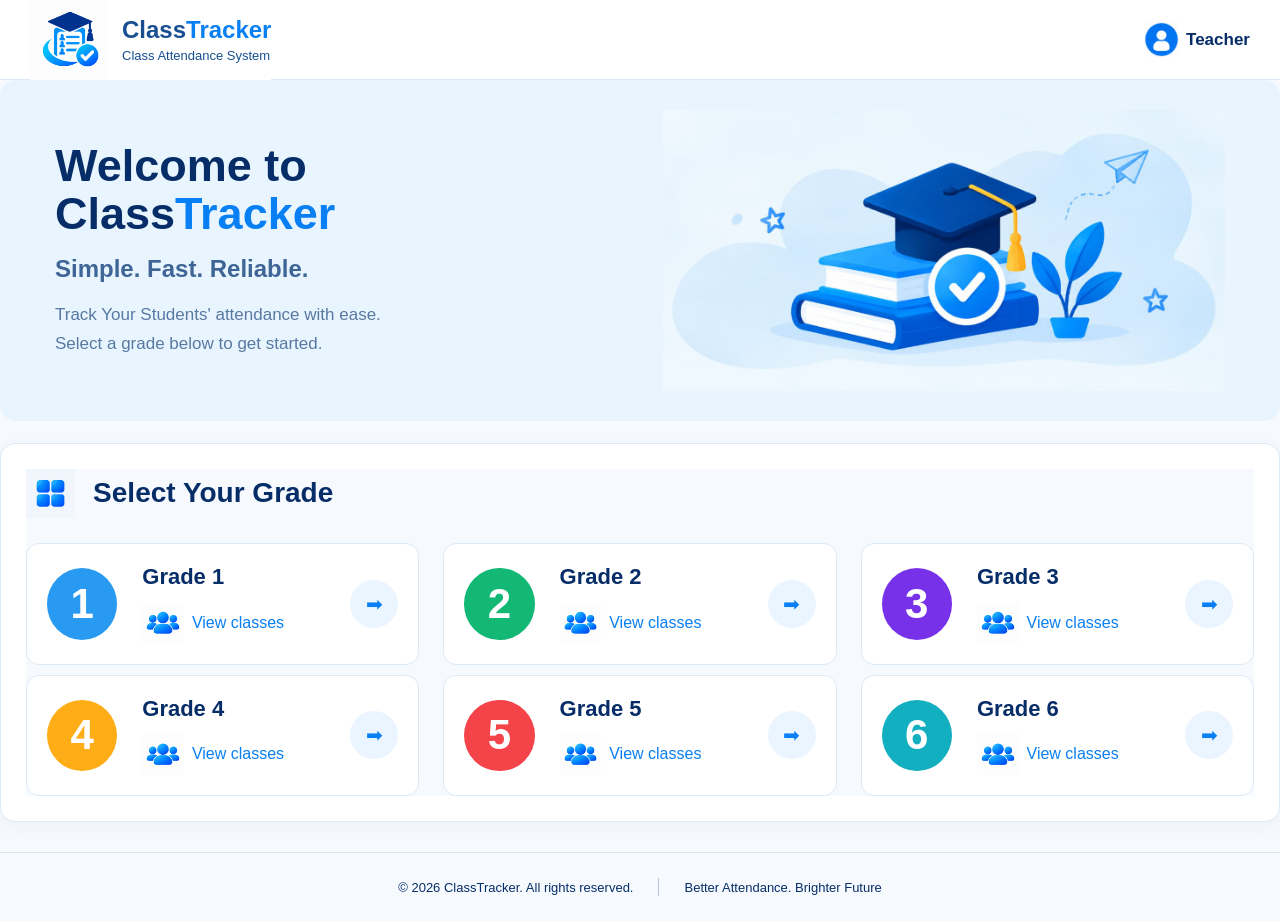
<file: index.html>
<!DOCTYPE html>
<html lang="en">
<head>
    <meta charset="UTF-8">
    <meta name="viewport" content="width=device-width, initial-scale=1.0">
    <title>Class Tracker</title>
    <link rel="icon" href="./images/logo 2.png">
    <link rel="stylesheet" href="style.css">
</head>

<body>
    <header class="navbar">
        <div class="logo">
            <img src="./images/logo 2.png" alt="">
            <div style="background-color: white;">
                <h2 style="background-color: white;">Class<span style="background-color: white;">Tracker</span></h2>
                <p style="background-color: white;">Class Attendance System</p>
            </div>
        </div>
        <div class="teacher">
            <img src="./images/account ic.png" alt="">
            <span>Teacher</span>
        </div>
    </header>
    <section class="hero">
        <div class="hero-text">
            <h1>Welcome to <br><span class="class-text">Class</span><span class="tracker-text">Tracker</span></h1>
            <h3>
                Simple. Fast. Reliable.
            </h3>
            <p>
                Track Your Students' attendance with ease. <br>Select a grade below to get started.
            </p>
        </div>
        <div class="hero-image">
            <img src="./images/hero-image.jpeg" alt="">
        </div>
    </section>
    <div class="grades-selection">
        <div class="section-title">
            <img src="/images/select.png" alt="">
            <h2>Select Your Grade</h2>
        </div>
        <div class="grades-grid">
            <!-- Grade 1 -->
            <div class="grade-card">
                <div class="grade-number-1">
                    1
                </div>
                <div class="grade-info">
                    <h3>Grade 1</h3>
                    <p>
                        <img src="/images/ppl.png" alt="">
                        View classes
                    </p>
                </div>
                <button onclick="goToGrade1()">➡</button>
            </div>
            <div class="grade-card">
                <div class="grade-number-1" style="background-color: #13b875;">
                    2
                </div>
                <div class="grade-info">
                    <h3>Grade 2</h3>
                    <p>
                        <img src="/images/ppl.png" alt="">
                        View classes
                    </p>
                </div>
                <button onclick="goToGrade2()">➡</button>
            </div>
            <div class="grade-card">
                <div class="grade-number-1"style="background-color: #7732e9;">
                    3
                </div>
                <div class="grade-info">
                    <h3>Grade 3</h3>
                    <p>
                        <img src="/images/ppl.png" alt="">
                        View classes
                    </p>
                </div>
                <button onclick="goToGrade3()">➡</button>
            </div>
            <div class="grade-card">
                <div class="grade-number-1"style="background-color: #ffad16;">
                    4
                </div>
                <div class="grade-info">
                    <h3>Grade 4</h3>
                    <p>
                        <img src="/images/ppl.png" alt="">
                        View classes
                    </p>
                </div>
                <button onclick="goToGrade4()">➡</button>
            </div>
            <div class="grade-card">
                <div class="grade-number-1" style="background-color: #f44349;">
                    5
                </div>
                <div class="grade-info">
                    <h3>Grade 5</h3>
                    <p>
                        <img src="/images/ppl.png" alt="">
                        View classes
                    </p>
                </div>
                <button onclick="goToGrade5()">➡</button>
            </div>
            <div class="grade-card">
                <div class="grade-number-1" style="background-color: #12afc1;">
                    6
                </div>
                <div class="grade-info">
                    <h3>Grade 6</h3>
                    <p>
                        <img src="/images/ppl.png" alt="">
                        View classes
                    </p>
                </div>
                <button onclick="goToGrade6()">➡</button>
            </div>
        </div>
    </div>
    <footer>
        <p>© 2026 ClassTracker. All rights reserved.</p>
        <span></span>
        <p>Better Attendance. Brighter Future</p>
    </footer>





    <script>
        function goToGrade1(){
            window.location.href ="grade1.html"
        }
        function goToGrade2(){
            window.location.href ="grade2.html"
        }
        function goToGrade3(){
            window.location.href ="grade3.html"
        }
        function goToGrade4(){
            window.location.href ="grade4.html"
        }
        function goToGrade5(){
            window.location.href ="grade5.html"
        }
        function goToGrade6(){
            window.location.href ="grade6.html"
        }
    </script>
</body>

</html>
</file>
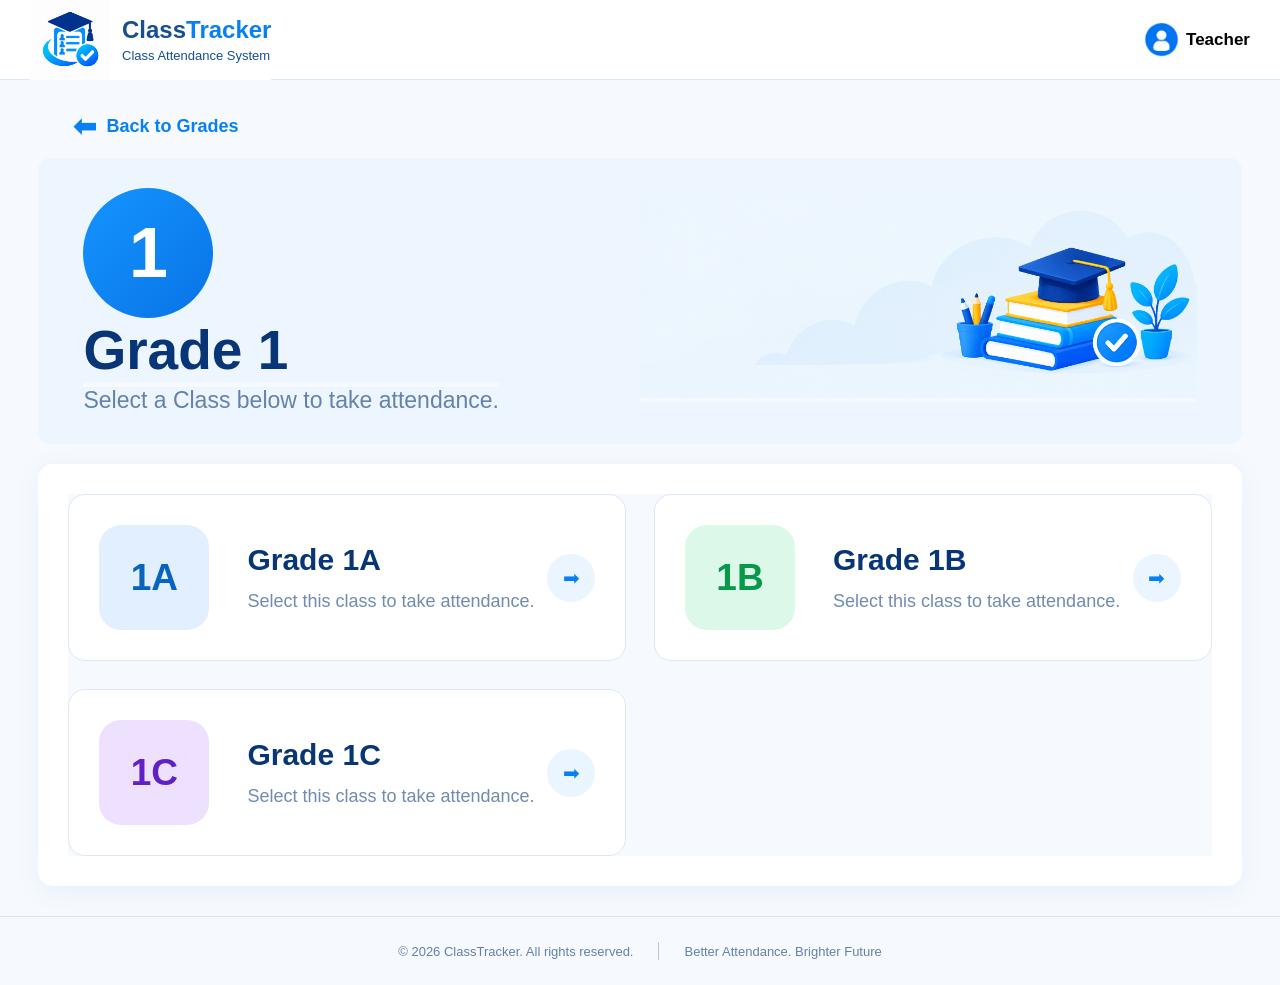
<file: grade1.html>
<!DOCTYPE html>
<html lang="en">
<head>
    <meta charset="UTF-8">
    <meta name="viewport" content="width=device-width, initial-scale=1.0">
    <title>Class Tracker</title>
    <link rel="icon" href="./images/logo 2.png">
    <link rel="stylesheet" href="grade1.css">
</head>
<body>
    <nav class="navbar">
        <div class="logo">
            <img src="./images/logo 2.png" alt="">
            <div style="background-color: white;">
                <h2 style="background-color: white;">Class<span style="background-color: white;">Tracker</span></h2>
                <p style="background-color: white;">Class Attendance System</p>
            </div>
        </div>
        <div class="teacher">
            <img src="./images/account ic.png" alt="">
            <span>Teacher</span>
        </div>
    </nav>
    <main>
        <a href="index.html" class="back">
            <span class="back-arrow">⬅</span>
            Back to Grades
        </a>
        <section class="hero">
            <div class="hero-content">
                <div class="grade-number">
                    1
                </div>
                <div class="hero-text">
                    <h1>Grade 1</h1>
                    <p>Select a Class below to take attendance.</p>
                </div>
            </div>
            <div class="hero-image">
                <img src="./images/hero-image2.png" alt="">
            </div>
        </section>
        <section class="classes-container">
            <div class="classes">
                <div class="class-card">
                    <div class="class-box-a">
                        1A
                    </div>
                    <div class="class-info">
                        <h2>Grade 1A</h2>
                        <p>Select this class to take attendance.</p>
                    </div>
                    <button onclick="goToGrade1A()">
                        ➡
                    </button>
                </div>
                <div class="class-card">
                    <div class="class-box-b">
                        1B
                    </div>
                    <div class="class-info">
                        <h2>Grade 1B</h2>
                        <p>Select this class to take attendance.</p>
                    </div>
                    <button onclick="goToGrade1B()">
                        ➡
                    </button>
                </div>
                <div class="class-card">
                    <div class="class-box-c">
                        1C
                    </div>
                    <div class="class-info">
                        <h2>Grade 1C</h2>
                        <p>Select this class to take attendance.</p>
                    </div>
                    <button onclick="goToGrade1C()">
                        ➡
                    </button>
                </div>
            </div>
        </section>
    </main>
    <footer>
        <p>© 2026 ClassTracker. All rights reserved.</p>
        <span></span>
        <p>Better Attendance. Brighter Future</p>
    </footer>


    <script>
        function goToGrade1A(){
            window.location.href ="grade1A.html"
        }
        function goToGrade1B(){
            window.location.href ="grade1B.html"
        }
        function goToGrade1C(){
            window.location.href ="grade1C.html"
        }
    </script>
</body>
</html>
</file>
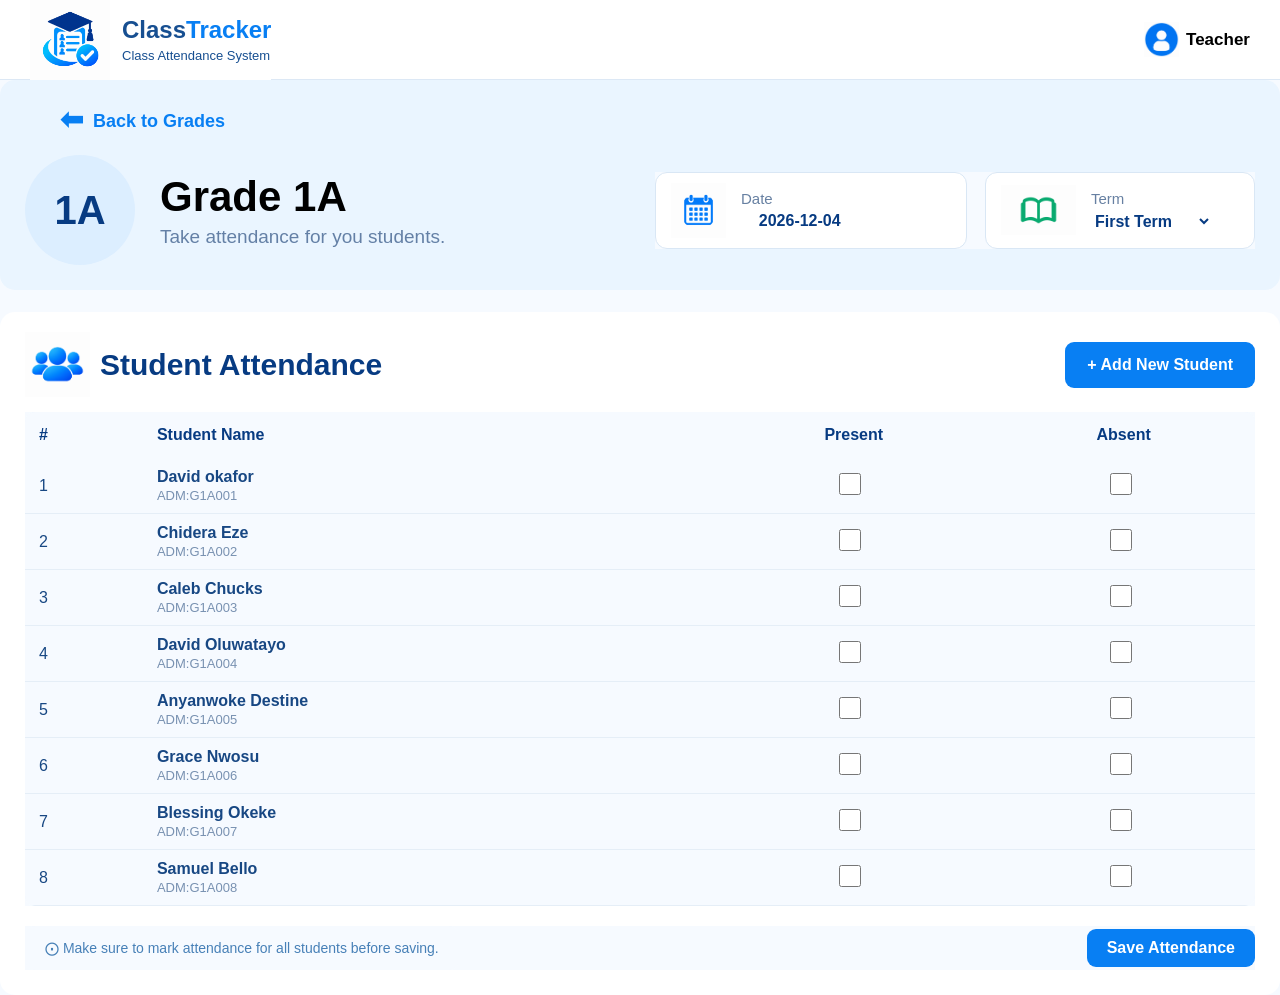
<file: grade1A.html>
<!DOCTYPE html>
<html lang="en">
<head>
    <meta charset="UTF-8">
    <meta name="viewport" content="width=device-width, initial-scale=1.0">
    <title>ClassTracker</title>
    <link rel="icon" href="./images/logo 2.png">
    <link rel="stylesheet" href="grade1A.css">
</head>
<body>
    <nav class="navbar">
        <div class="logo">
            <img src="./images/logo 2.png" alt="">
            <div style="background-color: white;">
                <h2 style="background-color: white;">Class<span style="background-color: white;">Tracker</span></h2>
                <p style="background-color: white;">Class Attendance System</p>
            </div>
        </div>
        <div class="teacher">
            <img src="./images/account ic.png" alt="">
            <span>Teacher</span>
        </div>
    </nav>
    <main class="container">
        <section class="attendance-hero">
            <a href="grade1.html" class="back">
                <span class="back-arrow">⬅</span>
                Back to Grades
            </a>
            <div class="hero-content">
                <div class="class-circle">
                    1A
                </div>
                <div class="hero-text">
                    <h1>Grade 1A</h1>
                    <p>Take attendance for you students.</p>
                </div>
                <div class="filters">
                    <div class="filter-box">
                        <img src="./images/calender-icon.png" alt="">
                        <div style="background-color: white;">
                            <small>Date</small>
                            <input type="" id="attendanceDate">
                        </div>
                    </div>
                    <div class="filter-box term-box">
                        <img style="width: 75px;" src="./images/book icon.png" alt="">
                        <div style="background-color: white;">
                            <small>Term</small>
                            <select id="term">
                                <option>First Term</option>
                                <option>Second Term</option>
                                <option>Third Term</option>
                            </select>
                        </div>
                    </div>
                </div>
            </div>
        </section>
        <section class="attendance-section">
            <div class="attendance-header">
                <div style="display: flex; align-items: center; background-color: transparent;">
                    <img src="./images/ppl.png" alt="">
                    <h2>Student Attendance</h2>
                </div>
                <button class="add-student" id="addStudentBtn">+ Add New Student</button>
            </div>
            <div class="table container">
                <table>
                    <thead>
                        <tr>
                            <th>#</th>
                            <th>Student Name</th>
                            <th>Present</th>
                            <th>Absent</th>
                        </tr>
                    </thead>
                    <tbody id="studentList">

                    </tbody>
                </table>
            </div>
            <div class="bottom-section">
                <div class="information">
                    ⨀ Make sure to mark attendance for all students before saving.
                </div>
                <button class="save-btn" id="saveAttendance">Save Attendance</button>
            </div>
        </section>
    </main>
    <div class="modal" id="studentModal">
        <div class="modal-context">
            <button class="close-btn" id="closeModal">
                x
            </button>
            <h2>Add New Student</h2>
            <p>Add the Student's information below.</p>
            <label>Student Name</label>
            <input type="text" id="studentName" placeholder="Enter student name">

            <label>Admission Number</label>
            <input type="text" id="admissionNumber" placeholder="e.g .G1A009">
            <button class="modal-add" id="confirmAddStudent">Add Student</button>
        </div>
    </div> 

    <script src="script.js"></script>
</body>
</html>
</file>
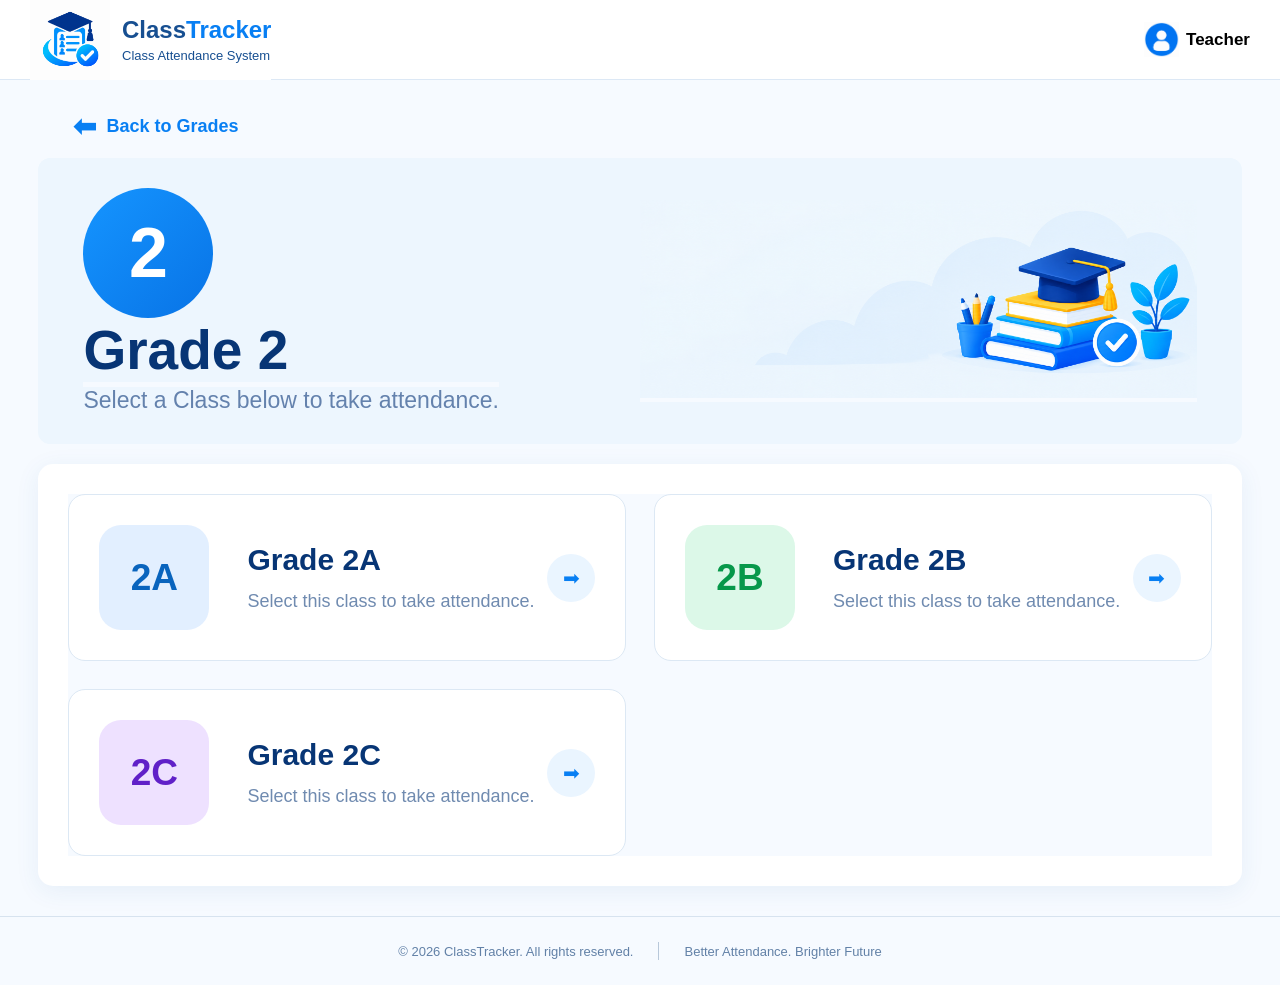
<file: grade2.html>
<!DOCTYPE html>
<html lang="en">
<head>
    <meta charset="UTF-8">
    <meta name="viewport" content="width=device-width, initial-scale=1.0">
    <title>Class Tracker</title>
    <link rel="icon" href="./images/logo 2.png">
    <link rel="stylesheet" href="grade2.css">
</head>
<body>
    <nav class="navbar">
        <div class="logo">
            <img src="./images/logo 2.png" alt="">
            <div style="background-color: white;">
                <h2 style="background-color: white;">Class<span style="background-color: white;">Tracker</span></h2>
                <p style="background-color: white;">Class Attendance System</p>
            </div>
        </div>
        <div class="teacher">
            <img src="./images/account ic.png" alt="">
            <span>Teacher</span>
        </div>
    </nav>
    <main>
        <a href="index.html" class="back">
            <span class="back-arrow">⬅</span>
            Back to Grades
        </a>
        <section class="hero">
            <div class="hero-content">
                <div class="grade-number">
                    2
                </div>
                <div class="hero-text">
                    <h1>Grade 2</h1>
                    <p>Select a Class below to take attendance.</p>
                </div>
            </div>
            <div class="hero-image">
                <img src="./images/hero-image2.png" alt="">
            </div>
        </section>
        <section class="classes-container">
            <div class="classes">
                <div class="class-card">
                    <div class="class-box-a">
                        2A
                    </div>
                    <div class="class-info">
                        <h2>Grade 2A</h2>
                        <p>Select this class to take attendance.</p>
                    </div>
                    <button>
                        ➡
                    </button>
                </div>
                <div class="class-card">
                    <div class="class-box-b">
                        2B
                    </div>
                    <div class="class-info">
                        <h2>Grade 2B</h2>
                        <p>Select this class to take attendance.</p>
                    </div>
                    <button>
                        ➡
                    </button>
                </div>
                <div class="class-card">
                    <div class="class-box-c">
                        2C
                    </div>
                    <div class="class-info">
                        <h2>Grade 2C</h2>
                        <p>Select this class to take attendance.</p>
                    </div>
                    <button>
                        ➡
                    </button>
                </div>
            </div>
        </section>
    </main>
    <footer>
        <p>© 2026 ClassTracker. All rights reserved.</p>
        <span></span>
        <p>Better Attendance. Brighter Future</p>
    </footer>
</body>
</html>
</file>
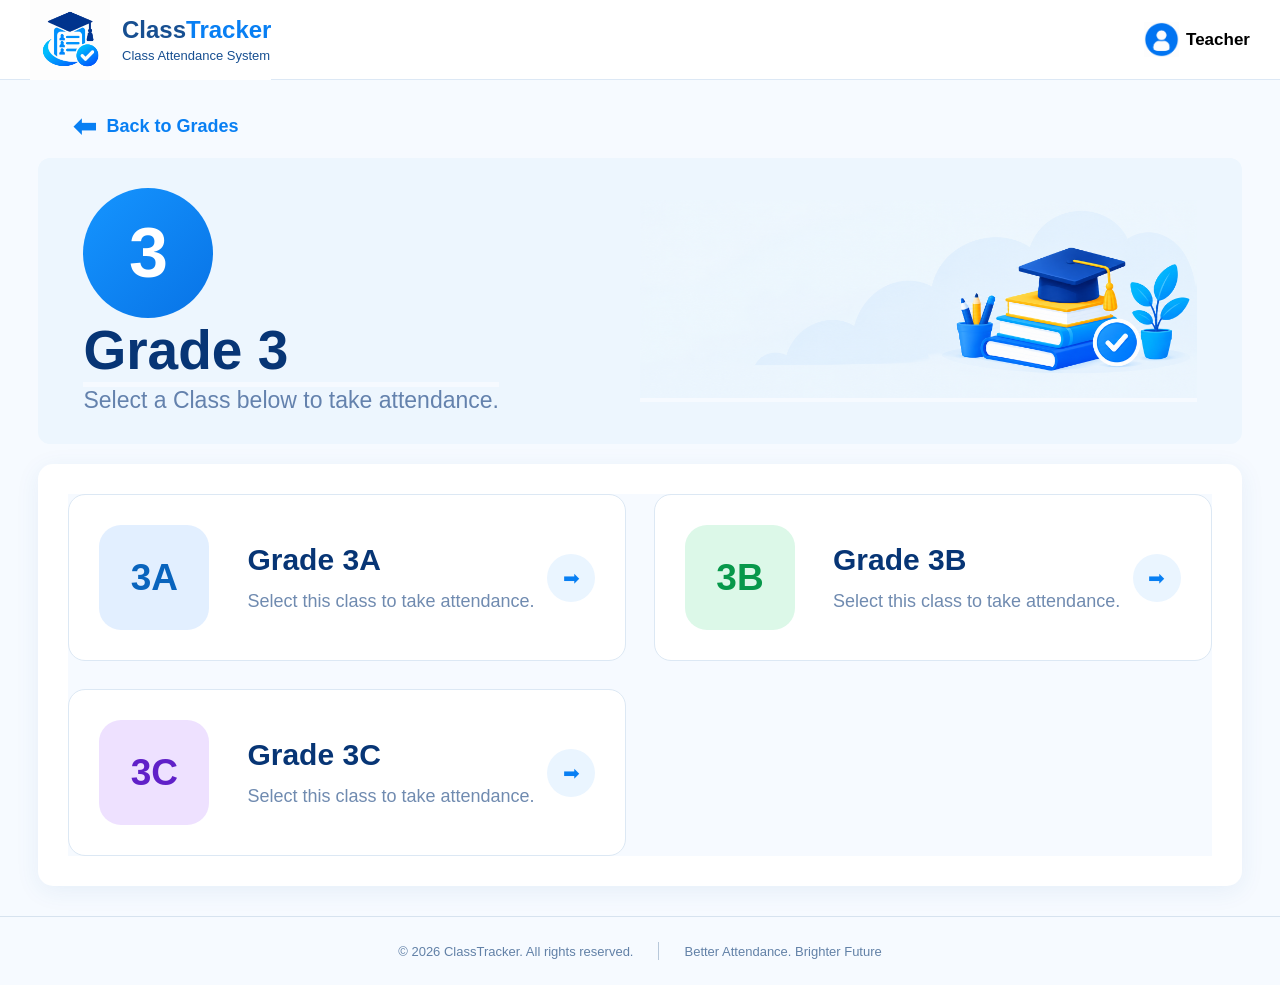
<file: grade3.html>
<!DOCTYPE html>
<html lang="en">
<head>
    <meta charset="UTF-8">
    <meta name="viewport" content="width=device-width, initial-scale=1.0">
    <title>Class Tracker</title>
    <link rel="icon" href="./images/logo 2.png">
    <link rel="stylesheet" href="grade3.css">
</head>
<body>
    <nav class="navbar">
        <div class="logo">
            <img src="./images/logo 2.png" alt="">
            <div style="background-color: white;">
                <h2 style="background-color: white;">Class<span style="background-color: white;">Tracker</span></h2>
                <p style="background-color: white;">Class Attendance System</p>
            </div>
        </div>
        <div class="teacher">
            <img src="./images/account ic.png" alt="">
            <span>Teacher</span>
        </div>
    </nav>
    <main>
        <a href="index.html" class="back">
            <span class="back-arrow">⬅</span>
            Back to Grades
        </a>
        <section class="hero">
            <div class="hero-content">
                <div class="grade-number">
                    3
                </div>
                <div class="hero-text">
                    <h1>Grade 3</h1>
                    <p>Select a Class below to take attendance.</p>
                </div>
            </div>
            <div class="hero-image">
                <img src="./images/hero-image2.png" alt="">
            </div>
        </section>
        <section class="classes-container">
            <div class="classes">
                <div class="class-card">
                    <div class="class-box-a">
                        3A
                    </div>
                    <div class="class-info">
                        <h2>Grade 3A</h2>
                        <p>Select this class to take attendance.</p>
                    </div>
                    <button>
                        ➡
                    </button>
                </div>
                <div class="class-card">
                    <div class="class-box-b">
                        3B
                    </div>
                    <div class="class-info">
                        <h2>Grade 3B</h2>
                        <p>Select this class to take attendance.</p>
                    </div>
                    <button>
                        ➡
                    </button>
                </div>
                <div class="class-card">
                    <div class="class-box-c">
                        3C
                    </div>
                    <div class="class-info">
                        <h2>Grade 3C</h2>
                        <p>Select this class to take attendance.</p>
                    </div>
                    <button>
                        ➡
                    </button>
                </div>
            </div>
        </section>
    </main>
    <footer>
        <p>© 2026 ClassTracker. All rights reserved.</p>
        <span></span>
        <p>Better Attendance. Brighter Future</p>
    </footer>
</body>
</html>
</file>
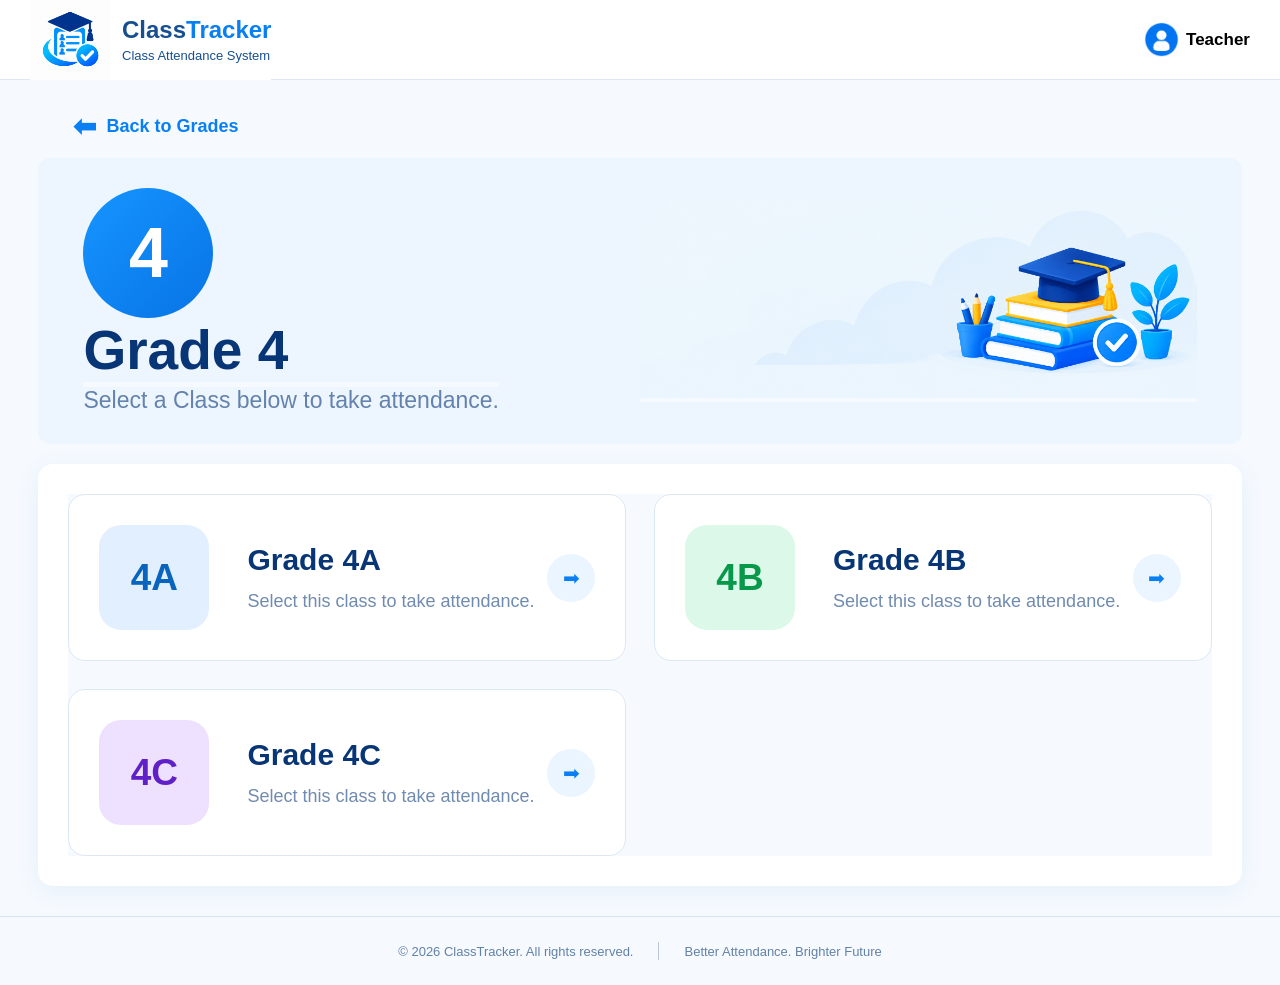
<file: grade4.html>
<!DOCTYPE html>
<html lang="en">
<head>
    <meta charset="UTF-8">
    <meta name="viewport" content="width=device-width, initial-scale=1.0">
    <title>Class Tracker</title>
    <link rel="icon" href="./images/logo 2.png">
    <link rel="stylesheet" href="grade3.css">
</head>
<body>
    <nav class="navbar">
        <div class="logo">
            <img src="./images/logo 2.png" alt="">
            <div style="background-color: white;">
                <h2 style="background-color: white;">Class<span style="background-color: white;">Tracker</span></h2>
                <p style="background-color: white;">Class Attendance System</p>
            </div>
        </div>
        <div class="teacher">
            <img src="./images/account ic.png" alt="">
            <span>Teacher</span>
        </div>
    </nav>
    <main>
        <a href="index.html" class="back">
            <span class="back-arrow">⬅</span>
            Back to Grades
        </a>
        <section class="hero">
            <div class="hero-content">
                <div class="grade-number">
                    4
                </div>
                <div class="hero-text">
                    <h1>Grade 4</h1>
                    <p>Select a Class below to take attendance.</p>
                </div>
            </div>
            <div class="hero-image">
                <img src="./images/hero-image2.png" alt="">
            </div>
        </section>
        <section class="classes-container">
            <div class="classes">
                <div class="class-card">
                    <div class="class-box-a">
                        4A
                    </div>
                    <div class="class-info">
                        <h2>Grade 4A</h2>
                        <p>Select this class to take attendance.</p>
                    </div>
                    <button>
                        ➡
                    </button>
                </div>
                <div class="class-card">
                    <div class="class-box-b">
                        4B
                    </div>
                    <div class="class-info">
                        <h2>Grade 4B</h2>
                        <p>Select this class to take attendance.</p>
                    </div>
                    <button>
                        ➡
                    </button>
                </div>
                <div class="class-card">
                    <div class="class-box-c">
                        4C
                    </div>
                    <div class="class-info">
                        <h2>Grade 4C</h2>
                        <p>Select this class to take attendance.</p>
                    </div>
                    <button>
                        ➡
                    </button>
                </div>
            </div>
        </section>
    </main>
    <footer>
        <p>© 2026 ClassTracker. All rights reserved.</p>
        <span></span>
        <p>Better Attendance. Brighter Future</p>
    </footer>
</body>
</html>
</file>
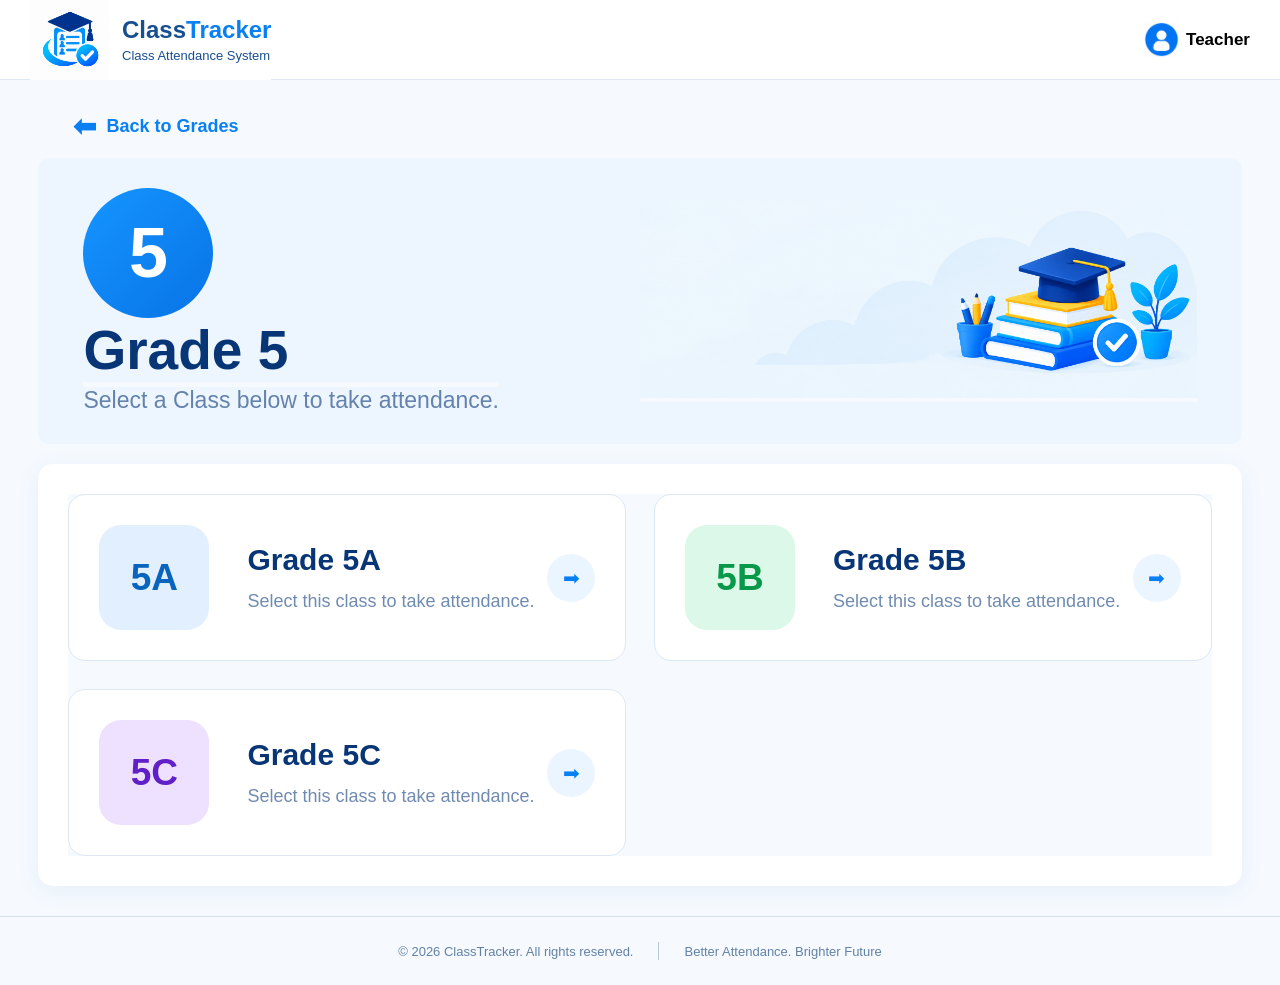
<file: grade5.html>
<!DOCTYPE html>
<html lang="en">
<head>
    <meta charset="UTF-8">
    <meta name="viewport" content="width=device-width, initial-scale=1.0">
    <title>Class Tracker</title>
    <link rel="icon" href="./images/logo 2.png">
    <link rel="stylesheet" href="grade5.css">
</head>
<body>
    <nav class="navbar">
        <div class="logo">
            <img src="./images/logo 2.png" alt="">
            <div style="background-color: white;">
                <h2 style="background-color: white;">Class<span style="background-color: white;">Tracker</span></h2>
                <p style="background-color: white;">Class Attendance System</p>
            </div>
        </div>
        <div class="teacher">
            <img src="./images/account ic.png" alt="">
            <span>Teacher</span>
        </div>
    </nav>
    <main>
        <a href="index.html" class="back">
            <span class="back-arrow">⬅</span>
            Back to Grades
        </a>
        <section class="hero">
            <div class="hero-content">
                <div class="grade-number">
                    5
                </div>
                <div class="hero-text">
                    <h1>Grade 5</h1>
                    <p>Select a Class below to take attendance.</p>
                </div>
            </div>
            <div class="hero-image">
                <img src="./images/hero-image2.png" alt="">
            </div>
        </section>
        <section class="classes-container">
            <div class="classes">
                <div class="class-card">
                    <div class="class-box-a">
                        5A
                    </div>
                    <div class="class-info">
                        <h2>Grade 5A</h2>
                        <p>Select this class to take attendance.</p>
                    </div>
                    <button>
                        ➡
                    </button>
                </div>
                <div class="class-card">
                    <div class="class-box-b">
                        5B
                    </div>
                    <div class="class-info">
                        <h2>Grade 5B</h2>
                        <p>Select this class to take attendance.</p>
                    </div>
                    <button>
                        ➡
                    </button>
                </div>
                <div class="class-card">
                    <div class="class-box-c">
                        5C
                    </div>
                    <div class="class-info">
                        <h2>Grade 5C</h2>
                        <p>Select this class to take attendance.</p>
                    </div>
                    <button>
                        ➡
                    </button>
                </div>
            </div>
        </section>
    </main>
    <footer>
        <p>© 2026 ClassTracker. All rights reserved.</p>
        <span></span>
        <p>Better Attendance. Brighter Future</p>
    </footer>
</body>
</html>
</file>
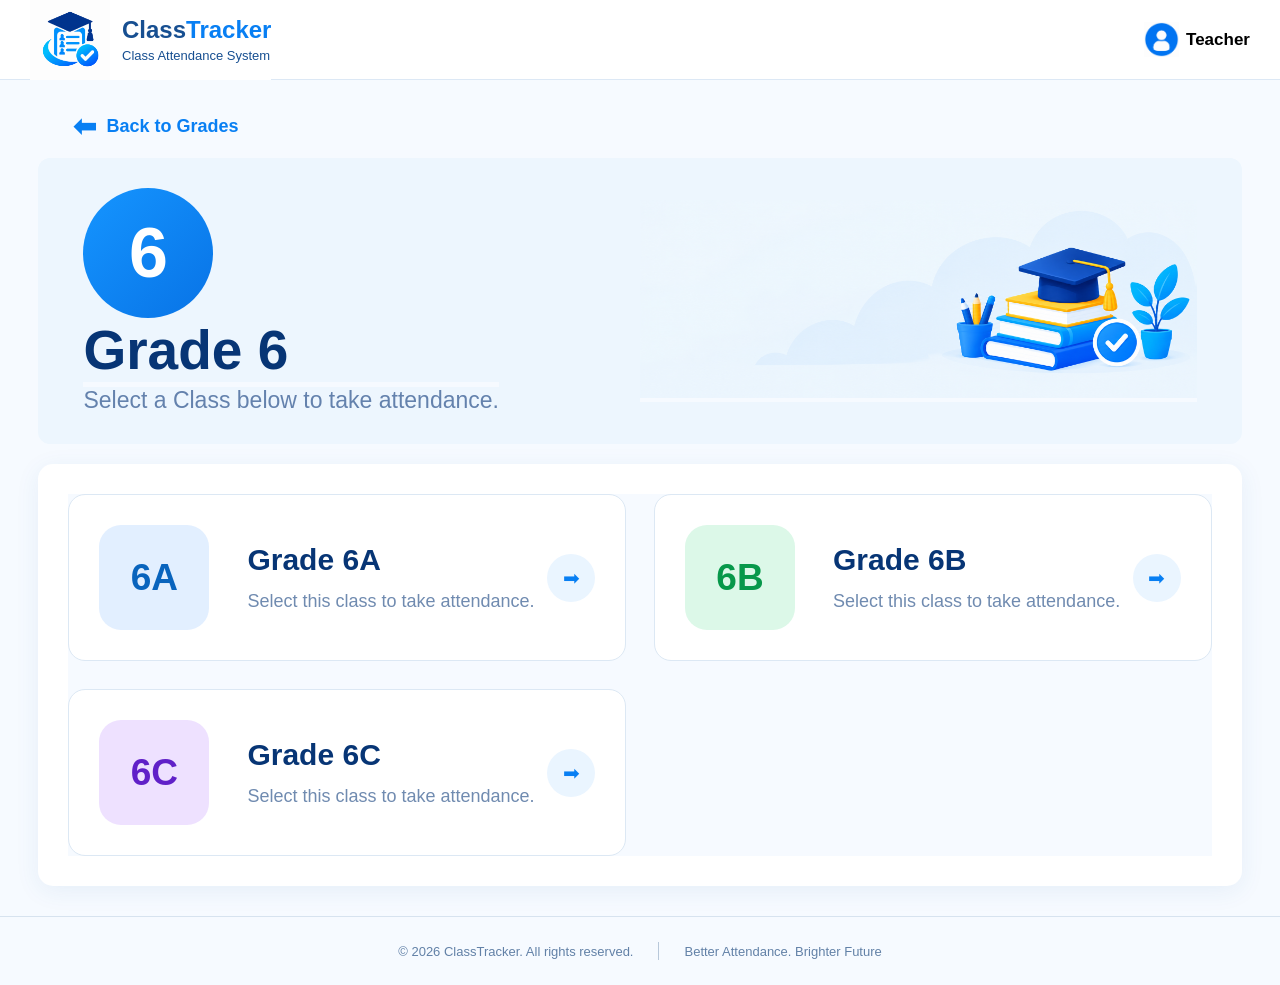
<file: grade6.html>
<!DOCTYPE html>
<html lang="en">
<head>
    <meta charset="UTF-8">
    <meta name="viewport" content="width=device-width, initial-scale=1.0">
    <title>Class Tracker</title>
    <link rel="icon" href="./images/logo 2.png">
    <link rel="stylesheet" href="grade6.css">
</head>
<body>
    <nav class="navbar">
        <div class="logo">
            <img src="./images/logo 2.png" alt="">
            <div style="background-color: white;">
                <h2 style="background-color: white;">Class<span style="background-color: white;">Tracker</span></h2>
                <p style="background-color: white;">Class Attendance System</p>
            </div>
        </div>
        <div class="teacher">
            <img src="./images/account ic.png" alt="">
            <span>Teacher</span>
        </div>
    </nav>
    <main>
        <a href="index.html" class="back">
            <span class="back-arrow">⬅</span>
            Back to Grades
        </a>
        <section class="hero">
            <div class="hero-content">
                <div class="grade-number">
                    6
                </div>
                <div class="hero-text">
                    <h1>Grade 6</h1>
                    <p>Select a Class below to take attendance.</p>
                </div>
            </div>
            <div class="hero-image">
                <img src="./images/hero-image2.png" alt="">
            </div>
        </section>
        <section class="classes-container">
            <div class="classes">
                <div class="class-card">
                    <div class="class-box-a">
                        6A
                    </div>
                    <div class="class-info">
                        <h2>Grade 6A</h2>
                        <p>Select this class to take attendance.</p>
                    </div>
                    <button>
                        ➡
                    </button>
                </div>
                <div class="class-card">
                    <div class="class-box-b">
                        6B
                    </div>
                    <div class="class-info">
                        <h2>Grade 6B</h2>
                        <p>Select this class to take attendance.</p>
                    </div>
                    <button>
                        ➡
                    </button>
                </div>
                <div class="class-card">
                    <div class="class-box-c">
                        6C
                    </div>
                    <div class="class-info">
                        <h2>Grade 6C</h2>
                        <p>Select this class to take attendance.</p>
                    </div>
                    <button>
                        ➡
                    </button>
                </div>
            </div>
        </section>
    </main>
    <footer>
        <p>© 2026 ClassTracker. All rights reserved.</p>
        <span></span>
        <p>Better Attendance. Brighter Future</p>
    </footer>
</body>
</html>
</file>
<file: style.css>
*{
    margin: 0px;
    padding: 0px;
    box-sizing: border-box;
    font-family: Arial, Helvetica, sans-serif;
    background-color: #f6faff;
    color: #062d68;
}
.navbar{
    height: 80px;
    background-color: white;
    border-bottom: 1px solid #dce8f5;
    display: flex;
    align-items: center;
    justify-content: space-between;
    padding: 0 30px;
}
.logo{
    display: flex;
    align-items: center;
    gap: 12px;
    background-color: white;
}
.logo img{
    width: 80px;
    height: 80px;
    object-fit: contain;
}
.logo h2{
    color: #174f91;
}
.logo h2 span{
    color: #087ff3;
}
.logo p{
    font-size: 13px;
    margin-top: 4px;
    color: #174f91;
}
.teacher{
    display: flex;
    align-items: center;
    gap: 7px;
    background-color: white;
}
.teacher span{
    font-weight: bold;
    font-size: 17px;
    background-color: white;
}
.teacher img{
    width: 35px;
    height: auto;
}
.hero{
    width: 100%;
    min-height: 330px;
    padding: 30px 55px;
    display: flex;
    align-items: center;
    justify-content: space-between;
    background-color: #E8F5FE;
    border-radius: 16px;
    overflow: hidden;
}
.hero-text{
    flex: 1;
    background-color: #E8F5FE;
}
.hero-text h1{
    font-size: 45px;
    line-height: 1.05;
    margin: 0;
    background-color: #E8F5FE;
    color: #062d67;
    font-weight: 700;
}
.class-text{
    color: #062d67;
    background-color: #E8F5FE;
}
.tracker-text{
    color: #087ff3;
    background-color: #E8F5FE;
}
.hero-text h3{
    margin-top: 18px;
    font-size: 24px;
    background-color: #E8F5FE;
    color: #3e6595;
    font-weight: 600;
}
.hero-text p{
    background-color: #E8F5FE;
    margin-top: 18px;
    font-size: 17px;
    line-height: 1.7;
    color: #5879a2;
}
.hero-image{
    width: 48%;
    display: flex;
    align-items: center;
    justify-content: center;
}
.hero-image img{
    width: 100%;
    height: auto;
    object-fit: contain;
}
.grades-selection{
    width: 100%;
    margin-top: 22px;
    padding: 25px;
    background-color: #ffffff;
    border: 1px solid #dceaf7;
    border-radius: 15px;
    box-shadow: 0 5px 20px rgba(0, 50, 100, 0.04);
}
.section-title{
    display: flex;
    align-items: center;
    gap: 18px;
    padding-bottom: 25px;
}
.section-title img{
    width: 4%;
}
.section-title h2{
    margin: 0;
    font-size: 28px;
    color: #062d68;
}
.grades-grid{
    display: grid;
    grid-template-columns: repeat(3,1fr);
    gap: 24px;
    row-gap: 10px;
}
.grade-card{
    padding: 20px;
    height: 100%;
    display: flex;
    align-items: center;
    background-color: #ffffff;
    border: 1px solid #dce9f6;
    border-radius: 13px;
    transition: 0.3s ease;
}
.grade-card:hover{
    transform: translateY(-4px);
    box-shadow: 0 10px 25px rgba(0, 90, 170, 0.12);
}
.grade-number-1{
    width: 20%;
    background-color: #299af2;
    height: 90%;
    flex-shrink: 0;
    border-radius: 50%;
    display: flex;
    align-items: center;
    justify-content: center;
    color: white;
    font-size: 42px;
    font-weight: bold;
}
.grade-info{
    flex: 1;
    margin-left: 25px;
    background-color: white;
}
.grade-info h3{
    margin: 0 0 12px;
    background-color: white;
    font-size: 22px;
    color: #062d68;
}
.grade-info p{
    display: flex;
    background-color: white;
    margin: 0;
    align-items: center;
    font-size: 16px;
    color: #087ff3;
}
.grade-info p img{
    margin-right: 8px;
    width: 20%;
    height: auto;
}
.grade-card button{
    width: 48px;
    height: 48px;
    border: none;
    border-radius: 50%;
    background: #eaf5ff;
    color: #087ff3;
    font-size: 20px;
    cursor: pointer;
    transition: 0.3s;
}
.grade-card button:hover{
    background-color: #087ff3;
    color: white;
}
footer{
    margin-top: 30px;
    padding: 25px 0;
    border-top: 1px solid #d7e3ef;
    display: flex;
    justify-content: center;
    align-items: center;
    gap: 25px;
    color: #6281a7;
    font-size: 13px;
}
footer p{
    margin: 0;
}
footer span{
    width: 1px;
    height: 18px;
    background: #b8c8da;
}
@media (min-width: 0px) and (max-width: 450px) {
    .navbar{
        height: 70px;
        padding: 9px 15px;
        display: flex;
        align-items: center;
        justify-content: space-between;
    }
    .logo {
        width: 150px;
        height: 100%;
    }
    .logo img{
        width: 70px;
        height: 100%;
    }
    .logo h2{
        font-size: 20px;
    }
    .logo p{
        font-size: 10px;
    }
    .teacher img{
        width: 30px ;
    }
    .teacher span{
        font-size: 12px;
    }
    .hero{
        padding: 0px;
        display: flex;
        flex-direction: column;
        justify-content: space-between;
        overflow: hidden;
    }
    .class-text, .tracker-text{
        font-size: 38px;
    }
    .hero-text h1{
        font-size: 23px;
        line-height: 1.1;
    }
    .hero-text h3{
        margin-top: 5px;
        font-size: 23px;
    }
    .hero-text p{
        font-size: 15px;
        margin-top: 10px;
    }
    .hero-image{
        width: 100%;
        display: flex;
        justify-content: center;
        margin-top: 15px;
        background-color: #E8F5FE;
    }
    .hero-image img{
        width: 85%;
    }
    .grades-selection{
        padding: 20px 15px;
        border-radius: 15px;
    }
    .section-title{
        gap: 12px;
    }
    .section-title img{
        width: 45px;
    }
    .section-title h2{
        font-size: 23px;
    }
    .grades-grid{
        display: grid;
        grid-template-columns: 1fr;
        gap: 15px;
    }
    footer {
        display: flex;
        flex-direction: column;
        gap: 12px;
    }
    footer span{
        display: none;
    }
}
</file>
<file: grade1.css>
*{
    margin: 0px;
    padding: 0px;
    box-sizing: border-box;
    font-family: Arial, Helvetica, sans-serif;
    background-color: #f6faff;
}
.navbar{
    height: 80px;
    background-color: white;
    border-bottom: 1px solid #dce8f5;
    display: flex;
    align-items: center;
    justify-content: space-between;
    padding: 0 30px;
}
.logo{
    display: flex;
    align-items: center;
    gap: 12px;
    background-color: white;
}
.logo img{
    width: 80px;
    height: 80px;
    object-fit: contain;
}
.logo h2{
    color: #174f91;
}
.logo h2 span{
    color: #087ff3;
}
.logo p{
    font-size: 13px;
    margin-top: 4px;
    color: #174f91;
}
.teacher{
    display: flex;
    align-items: center;
    gap: 7px;
    background-color: white;
}
.teacher span{
    font-weight: bold;
    font-size: 17px;
    background-color: white;
}
.teacher img{
    width: 35px;
    height: auto;
}
main{
    width: 94%;
    margin: 25px auto;
}
.back{
    display: inline-flex;
    align-items: center;
    gap: 10px;
    color: #087ff3;
    font-size: 18px;
    font-weight: bold;
    text-decoration: none;
    margin: 5px 0 15px 35px;
}
.back:hover{
    color: #075bb1;
}
.back-arrow{
    font-size: 28px;
}
.hero{
    border-radius: 12px;
    background-color: #EDF6FE;
    padding: 30px 45px;
    display: flex;
    align-items: center;
    justify-content: space-between;
    /* overflow: hidden; */
    position: relative;
}
.hero-content{
    background-color: #EDF6FE;
}
.grade-number{
    width: 130px;
    height: 130px;
    background: linear-gradient(135deg, #1595ff, #0873e6);
    border-radius: 50%;
    display: flex;
    align-items: center;
    justify-content: center;
    color: white;
    font-size: 70px;
    font-weight: bold;
}
.hero-text h1{
    font-size: 55px;
    color: #073575;
    margin-bottom: 5px;
    background-color: #EDF6FE;
}
.hero-text p{
    color: #6482ad;
    background-color: #EDF6FE;
    font-size: 23px;
}
.hero-image img{
    width: 100%;
}
.hero-image{
    width: 50%;
}
.classes-container{
    margin-top: 20px;
    padding: 30px;
    background-color: white;
    border-radius: 15px;
    box-shadow: 0 5px 25px rgba(40, 100, 160, 0.08);
}
.classes{
    display: grid;
    gap: 28px;
    grid-template-columns: 1fr 1fr;
}
.class-card{
    border: 1px solid #dce8f4;
    border-radius: 17px;
    display: flex;
    align-items: center;
    padding: 30px;
    background-color: white;
    transition: 0.3s ease;
}
.class-card:hover{
    transform: translateY(-4px);
    box-shadow: 0 10px 25px rgba(0, 100, 200, 0.1);
}
.class-box-a{
    width: 110px;
    height: 105px;
    border-radius: 22px;
    display: flex;
    justify-content: center;
    align-items: center;
    font-size: 37px;
    font-weight: bold;
    margin-right: 38px;
    background-color: #e2efff;
    color: #0964bd;
}
.class-box-b{
    width: 110px;
    height: 105px;
    border-radius: 22px;
    display: flex;
    justify-content: center;
    align-items: center;
    font-size: 37px;
    font-weight: bold;
    margin-right: 38px;
    background-color: #dcf8e8;
    color: #07984a;
}
.class-box-c{
    width: 110px;
    height: 105px;
    border-radius: 22px;
    display: flex;
    justify-content: center;
    align-items: center;
    font-size: 37px;
    font-weight: bold;
    margin-right: 38px;
    background-color: #eee1ff;
    color: #6020c8;
}
.class-info{
    flex: 1;
    background-color: white;
}
.class-info h2{
    font-size: 30px;
    color: #073575;
    margin-bottom: 14px;
    background-color: white;
}
.class-info p{
    font-size: 18px;
    color: #708bb0;
    background-color: white;
}
.class-card button{
    width: 48px;
    height: 48px;
    border: none;
    border-radius: 50%;
    background: #eaf5ff;
    color: #087ff3;
    font-size: 20px;
    cursor: pointer;
    transition: 0.3s;
}
.class-card button:hover{
    background-color: #087ff3;
    color: white;
}
footer{
    margin-top: 30px;
    padding: 25px 0;
    border-top: 1px solid #d7e3ef;
    display: flex;
    justify-content: center;
    align-items: center;
    gap: 25px;
    color: #6281a7;
    font-size: 13px;
}
footer p{
    margin: 0;
}
footer span{
    width: 1px;
    height: 18px;
    background: #b8c8da;
}
@media (min-width: 0px) and (max-width: 450px) {
    .navbar{
        height: 70px;
        padding: 9px 15px;
        display: flex;
        align-items: center;
        justify-content: space-between;
    }
    .logo {
        width: 150px;
        height: 100%;
    }
    .logo img{
        width: 70px;
        height: 100%;
    }
    .logo h2{
        font-size: 20px;
    }
    .logo p{
        font-size: 10px;
    }
    .teacher img{
        width: 30px ;
    }
    .teacher span{
        font-size: 12px;
    }
    main{
        width: 94%;
        margin: 15px;
    }

    .back{
        margin-left: 5px;
        font-size: 15px;
    }
    .hero{
        min-height: 170px;
        padding: 20px;
    }
    .hero-content{
        gap: 15px;
    }
    .grade-number{
        width: 70px;
        height: 70px;
        font-size: 38px;
    }
    .hero-text h1{
        font-size: 30px;
    }
    .hero-text p{
        font-size: 16px;
        line-height: 1.4
    }
    .hero-image{
        display: none;
    }
    .classes-container{
        padding: 15px;
    }
    .classes{
        display: grid;
        grid-template-columns: 1fr;
        gap: 15px;
    }
    .class-card{
        min-height: 125px;
        padding: 10px;
    }
    .class-box-a,.class-box-b,.class-box-c{
        width: 65px;
        height: 65px;
        border-radius: 15px;
        font-size: 22px;
        margin-right: 15px;
    }
    .class-info h2{
        font-size: 20px;
        margin-bottom: 7px;
    }
    .class-info p{
        font-size: 15px;
    }
    .class-card button{
        width: 40px;
        height: 40px;
    }
    footer {
        display: flex;
        flex-direction: column;
        gap: 12px;
    }
    footer span{
        display: none;
    }
}
</file>
<file: grade1A.css>
*{
    margin: 0px;
    padding: 0px;
    box-sizing: border-box;
    font-family: Arial, Helvetica, sans-serif;
    background-color: #f6faff;
}
.navbar{
    height: 80px;
    background-color: white;
    border-bottom: 1px solid #dce8f5;
    display: flex;
    align-items: center;
    justify-content: space-between;
    padding: 0 30px;
}
.logo{
    display: flex;
    align-items: center;
    gap: 12px;
    background-color: white;
}
.logo img{
    width: 80px;
    height: 80px;
    object-fit: contain;
}
.logo h2{
    color: #174f91;
}
.logo h2 span{
    color: #087ff3;
}
.logo p{
    font-size: 13px;
    margin-top: 4px;
    color: #174f91;
}
.teacher{
    display: flex;
    align-items: center;
    gap: 7px;
    background-color: white;
}
.teacher span{
    font-weight: bold;
    font-size: 17px;
    background-color: white;
}
.teacher img{
    width: 35px;
    height: auto;
}
.back{
    display: inline-flex;
    align-items: center;
    gap: 10px;
    background-color: transparent;
    color: #087ff3;
    font-size: 18px;
    font-weight: bold;
    text-decoration: none;
    margin: 5px 0 15px 35px;
}
.back:hover{
    color: #075bb1;
}
.back-arrow{
    font-size: 28px;
    margin-bottom: 4px;
    background-color: transparent;
}
.attendance-hero{
    background-color: #eaf5ff;
    border-radius: 15px;
    padding: 18px 25px 25px;
    margin-bottom: 22px;
}
.hero-content{
    display: flex;
    align-items: center;
    gap: 25px;
    background-color: transparent;
}
.class-circle{
    width: 110px;
    height: 110px;
    border-radius: 50%;
    background-color: #dceeff;
    color: #073b82;
    display: flex;
    align-items: center;
    justify-content: center;
    font-size: 40px;
    font-weight: bold;
}
.hero-text{
    min-width: 300px;
    background-color: transparent;
}
.hero-text h1{
    font-size: 42px;
    margin-bottom: 5px;
    background-color: transparent;
}
.hero-text p{
    color: #6480a6;
    background-color: transparent;
    font-size: 19px;
}
.filters{
    display: flex;
    gap: 18px;
    margin-left: auto;
}
.filter-box{
    min-width: 270px;
    padding: 10px 15px;
    border-radius: 12px;
    background-color: white;
    border: 1px solid #d9e7f5;
    display: flex;
    align-items: center;
    gap: 15px;
}
.filter-box img{
    width: 55px;
}
.filter-box small{
    display: block;
    color: #6780a2;
    font-size: 15px;
    background-color: transparent;
    margin-bottom: 5px;
}
.filter-box input, .filter-box select{
    border: none;
    outline: none;
    background-color: transparent;
    color: #073b82;
    font-size: 16px;
    font-weight: bold;
}
.attendance-section{
    background-color: white;
    border-radius: 15px;
    padding: 20px 25px 25px;
    box-shadow: 0 3px 15px rgba(0, 3px, 15px, 0.06);
}
.attendance-header{
    display: flex;
    justify-content: space-between;
    align-items: center;
    background-color: transparent;
    margin-bottom: 15px;
}
.attendance-header img{
    width: 65px;
}
.attendance-header h2{
    font-size: 30px;
    margin-left: 10px;
    background-color: transparent;
    color: #073b82;
}
.add-student{
    border: none;
    background-color: #087ff3;
    color: white;
    padding: 14px 22px;
    border-radius: 9px;
    font-size: 16px;
    font-weight: bold;
    cursor: pointer;
    transition: 0.3s;
}
.add-student:hover{
    background-color: #066bd0;
}
.table-container{
    width: 100%;
    background-color: white;
    overflow-x: auto;
}
table{
    width: 100%;
    border-collapse: collapse;
    overflow: hidden;
    border-radius: 10px;
}
thead{
    background-color: #eaf4ff;
}
th{
    padding: 14px;
    text-align: left;
    color: #073b82;
    font-size: 16px;
}
td{
    padding: 10px 14px;
    border-bottom: 1px solid #e5eef7;
    color: #174783;
}
tbody tr:nth-child(even){
    background-color: #f6fbff;
}
tbody tr:hover{
    background-color: #eef7ff;
}
th:nth-child(3), th:nth-child(4), th:nth-child(3), th:nth-child(4){
    text-align: center;
}
.student-name{
    font-weight: 600;
}
.admission{
    display: block;
    font-size: 13px;
    color: #7891b1;
    margin-top: 2px;
}
.attendance-checkbox{
    width: 22px;
    text-align: center;
    margin-left: 44%;
    height: 22px;
    cursor: pointer;
    accent-color: #16b77a;
}
.absent{
    accent-color: red;
}
.bottom-section{
    display: flex;
    justify-content: space-between;
    align-items: center;
    margin-top: 20px;
}
.information{
    color: #4780b7;
    padding: 14px 20px;
    border-radius: 10px;
    font-size: 14px;
}
.save-btn{
    border: none;
    background-color: #087ff3;
    color: white;
    padding: 10px 20px;
    border-radius: 9px;
    font-size: 16px;
    font-weight: bold;
    cursor: pointer;
    transition: 0.3s;
}
.save-btn:hover{
    background-color: #066bd0;
}
.modal{
    display: none;
    position: fixed;
    inset: 0;
    background-color: rgba(0, 40, 90, 0.35);
    align-items: center;
    justify-content: center;
    z-index: 1000;
}
.modal-context{
    width: 420px;
    background-color: white;
    border-radius: 15px;
    padding: 30px;
    position: relative;
    box-shadow: 0 10px 40px rgba(0, 50, 100, 0.2);
}
.modal-context h2{
    color: #073b82;
    margin-bottom: 8px;
    background-color: transparent;
}
.modal-context p{
    display: block;
    margin-bottom: 7px;
    background-color: transparent;
    color: #073b82;
    font-weight: bold;
}
.modal-context label{
    display: block;
    background-color: transparent;
    margin-bottom: 7px;
    color: #073b82;
    font-weight: bold;
}
.modal-context input{
    width: 100%;
    background-color: transparent;
    padding: 13px;
    border: 1px solid #d4e2f0;
    border-radius: 8px;
    outline: none;
    margin-bottom: 18px;
    font-size: 15px;
}
.modal-context input:focus{
    border-color: #087ff3;
}
.close-btn{
    position: absolute;
    right: 18px;
    top: 15px;
    border: none;
    background-color: transparent;
    font-size: 28px;
    color: #7188a5;
    cursor: pointer;
}
.modal-add{
    width: 100%;
    padding: 14px;
    border: none;
    border-radius: 8px;
    background-color: #087ff3;
    color: white;
    font-size: 16px;
    font-weight: bold;
    cursor: pointer;
}
</file>
<file: grade2.css>
*{
    margin: 0px;
    padding: 0px;
    box-sizing: border-box;
    font-family: Arial, Helvetica, sans-serif;
    background-color: #f6faff;
}
.navbar{
    height: 80px;
    background-color: white;
    border-bottom: 1px solid #dce8f5;
    display: flex;
    align-items: center;
    justify-content: space-between;
    padding: 0 30px;
}
.logo{
    display: flex;
    align-items: center;
    gap: 12px;
    background-color: white;
}
.logo img{
    width: 80px;
    height: 80px;
    object-fit: contain;
}
.logo h2{
    color: #174f91;
}
.logo h2 span{
    color: #087ff3;
}
.logo p{
    font-size: 13px;
    margin-top: 4px;
    color: #174f91;
}
.teacher{
    display: flex;
    align-items: center;
    gap: 7px;
    background-color: white;
}
.teacher span{
    font-weight: bold;
    font-size: 17px;
    background-color: white;
}
.teacher img{
    width: 35px;
    height: auto;
}
main{
    width: 94%;
    margin: 25px auto;
}
.back{
    display: inline-flex;
    align-items: center;
    gap: 10px;
    color: #087ff3;
    font-size: 18px;
    font-weight: bold;
    text-decoration: none;
    margin: 5px 0 15px 35px;
}
.back:hover{
    color: #075bb1;
}
.back-arrow{
    font-size: 28px;
}
.hero{
    border-radius: 12px;
    background-color: #EDF6FE;
    padding: 30px 45px;
    display: flex;
    align-items: center;
    justify-content: space-between;
    /* overflow: hidden; */
    position: relative;
}
.hero-content{
    background-color: #EDF6FE;
}
.grade-number{
    width: 130px;
    height: 130px;
    background: linear-gradient(135deg, #1595ff, #0873e6);
    border-radius: 50%;
    display: flex;
    align-items: center;
    justify-content: center;
    color: white;
    font-size: 70px;
    font-weight: bold;
}
.hero-text h1{
    font-size: 55px;
    color: #073575;
    margin-bottom: 5px;
    background-color: #EDF6FE;
}
.hero-text p{
    color: #6482ad;
    background-color: #EDF6FE;
    font-size: 23px;
}
.hero-image img{
    width: 100%;
}
.hero-image{
    width: 50%;
}
.classes-container{
    margin-top: 20px;
    padding: 30px;
    background-color: white;
    border-radius: 15px;
    box-shadow: 0 5px 25px rgba(40, 100, 160, 0.08);
}
.classes{
    display: grid;
    gap: 28px;
    grid-template-columns: 1fr 1fr;
}
.class-card{
    border: 1px solid #dce8f4;
    border-radius: 17px;
    display: flex;
    align-items: center;
    padding: 30px;
    background-color: white;
    transition: 0.3s ease;
}
.class-card:hover{
    transform: translateY(-4px);
    box-shadow: 0 10px 25px rgba(0, 100, 200, 0.1);
}
.class-box-a{
    width: 110px;
    height: 105px;
    border-radius: 22px;
    display: flex;
    justify-content: center;
    align-items: center;
    font-size: 37px;
    font-weight: bold;
    margin-right: 38px;
    background-color: #e2efff;
    color: #0964bd;
}
.class-box-b{
    width: 110px;
    height: 105px;
    border-radius: 22px;
    display: flex;
    justify-content: center;
    align-items: center;
    font-size: 37px;
    font-weight: bold;
    margin-right: 38px;
    background-color: #dcf8e8;
    color: #07984a;
}
.class-box-c{
    width: 110px;
    height: 105px;
    border-radius: 22px;
    display: flex;
    justify-content: center;
    align-items: center;
    font-size: 37px;
    font-weight: bold;
    margin-right: 38px;
    background-color: #eee1ff;
    color: #6020c8;
}
.class-info{
    flex: 1;
    background-color: white;
}
.class-info h2{
    font-size: 30px;
    color: #073575;
    margin-bottom: 14px;
    background-color: white;
}
.class-info p{
    font-size: 18px;
    color: #708bb0;
    background-color: white;
}
.class-card button{
    width: 48px;
    height: 48px;
    border: none;
    border-radius: 50%;
    background: #eaf5ff;
    color: #087ff3;
    font-size: 20px;
    cursor: pointer;
    transition: 0.3s;
}
.class-card button:hover{
    background-color: #087ff3;
    color: white;
}
footer{
    margin-top: 30px;
    padding: 25px 0;
    border-top: 1px solid #d7e3ef;
    display: flex;
    justify-content: center;
    align-items: center;
    gap: 25px;
    color: #6281a7;
    font-size: 13px;
}
footer p{
    margin: 0;
}
footer span{
    width: 1px;
    height: 18px;
    background: #b8c8da;
}
@media (min-width: 0px) and (max-width: 450px) {
    .navbar{
        height: 70px;
        padding: 9px 15px;
        display: flex;
        align-items: center;
        justify-content: space-between;
    }
    .logo {
        width: 150px;
        height: 100%;
    }
    .logo img{
        width: 70px;
        height: 100%;
    }
    .logo h2{
        font-size: 20px;
    }
    .logo p{
        font-size: 10px;
    }
    .teacher img{
        width: 30px ;
    }
    .teacher span{
        font-size: 12px;
    }
    main{
        width: 94%;
        margin: 15px;
    }

    .back{
        margin-left: 5px;
        font-size: 15px;
    }
    .hero{
        min-height: 170px;
        padding: 20px;
    }
    .hero-content{
        gap: 15px;
    }
    .grade-number{
        width: 70px;
        height: 70px;
        font-size: 38px;
    }
    .hero-text h1{
        font-size: 30px;
    }
    .hero-text p{
        font-size: 16px;
        line-height: 1.4
    }
    .hero-image{
        display: none;
    }
    .classes-container{
        padding: 15px;
    }
    .classes{
        display: grid;
        grid-template-columns: 1fr;
        gap: 15px;
    }
    .class-card{
        min-height: 125px;
        padding: 10px;
    }
    .class-box-a,.class-box-b,.class-box-c{
        width: 65px;
        height: 65px;
        border-radius: 15px;
        font-size: 22px;
        margin-right: 15px;
    }
    .class-info h2{
        font-size: 20px;
        margin-bottom: 7px;
    }
    .class-info p{
        font-size: 15px;
    }
    .class-card button{
        width: 40px;
        height: 40px;
    }
    footer {
        display: flex;
        flex-direction: column;
        gap: 12px;
    }
    footer span{
        display: none;
    }
}
</file>
<file: grade3.css>
*{
    margin: 0px;
    padding: 0px;
    box-sizing: border-box;
    font-family: Arial, Helvetica, sans-serif;
    background-color: #f6faff;
}
.navbar{
    height: 80px;
    background-color: white;
    border-bottom: 1px solid #dce8f5;
    display: flex;
    align-items: center;
    justify-content: space-between;
    padding: 0 30px;
}
.logo{
    display: flex;
    align-items: center;
    gap: 12px;
    background-color: white;
}
.logo img{
    width: 80px;
    height: 80px;
    object-fit: contain;
}
.logo h2{
    color: #174f91;
}
.logo h2 span{
    color: #087ff3;
}
.logo p{
    font-size: 13px;
    margin-top: 4px;
    color: #174f91;
}
.teacher{
    display: flex;
    align-items: center;
    gap: 7px;
    background-color: white;
}
.teacher span{
    font-weight: bold;
    font-size: 17px;
    background-color: white;
}
.teacher img{
    width: 35px;
    height: auto;
}
main{
    width: 94%;
    margin: 25px auto;
}
.back{
    display: inline-flex;
    align-items: center;
    gap: 10px;
    color: #087ff3;
    font-size: 18px;
    font-weight: bold;
    text-decoration: none;
    margin: 5px 0 15px 35px;
}
.back:hover{
    color: #075bb1;
}
.back-arrow{
    font-size: 28px;
}
.hero{
    border-radius: 12px;
    background-color: #EDF6FE;
    padding: 30px 45px;
    display: flex;
    align-items: center;
    justify-content: space-between;
    /* overflow: hidden; */
    position: relative;
}
.hero-content{
    background-color: #EDF6FE;
}
.grade-number{
    width: 130px;
    height: 130px;
    background: linear-gradient(135deg, #1595ff, #0873e6);
    border-radius: 50%;
    display: flex;
    align-items: center;
    justify-content: center;
    color: white;
    font-size: 70px;
    font-weight: bold;
}
.hero-text h1{
    font-size: 55px;
    color: #073575;
    margin-bottom: 5px;
    background-color: #EDF6FE;
}
.hero-text p{
    color: #6482ad;
    background-color: #EDF6FE;
    font-size: 23px;
}
.hero-image img{
    width: 100%;
}
.hero-image{
    width: 50%;
}
.classes-container{
    margin-top: 20px;
    padding: 30px;
    background-color: white;
    border-radius: 15px;
    box-shadow: 0 5px 25px rgba(40, 100, 160, 0.08);
}
.classes{
    display: grid;
    gap: 28px;
    grid-template-columns: 1fr 1fr;
}
.class-card{
    border: 1px solid #dce8f4;
    border-radius: 17px;
    display: flex;
    align-items: center;
    padding: 30px;
    background-color: white;
    transition: 0.3s ease;
}
.class-card:hover{
    transform: translateY(-4px);
    box-shadow: 0 10px 25px rgba(0, 100, 200, 0.1);
}
.class-box-a{
    width: 110px;
    height: 105px;
    border-radius: 22px;
    display: flex;
    justify-content: center;
    align-items: center;
    font-size: 37px;
    font-weight: bold;
    margin-right: 38px;
    background-color: #e2efff;
    color: #0964bd;
}
.class-box-b{
    width: 110px;
    height: 105px;
    border-radius: 22px;
    display: flex;
    justify-content: center;
    align-items: center;
    font-size: 37px;
    font-weight: bold;
    margin-right: 38px;
    background-color: #dcf8e8;
    color: #07984a;
}
.class-box-c{
    width: 110px;
    height: 105px;
    border-radius: 22px;
    display: flex;
    justify-content: center;
    align-items: center;
    font-size: 37px;
    font-weight: bold;
    margin-right: 38px;
    background-color: #eee1ff;
    color: #6020c8;
}
.class-info{
    flex: 1;
    background-color: white;
}
.class-info h2{
    font-size: 30px;
    color: #073575;
    margin-bottom: 14px;
    background-color: white;
}
.class-info p{
    font-size: 18px;
    color: #708bb0;
    background-color: white;
}
.class-card button{
    width: 48px;
    height: 48px;
    border: none;
    border-radius: 50%;
    background: #eaf5ff;
    color: #087ff3;
    font-size: 20px;
    cursor: pointer;
    transition: 0.3s;
}
.class-card button:hover{
    background-color: #087ff3;
    color: white;
}
footer{
    margin-top: 30px;
    padding: 25px 0;
    border-top: 1px solid #d7e3ef;
    display: flex;
    justify-content: center;
    align-items: center;
    gap: 25px;
    color: #6281a7;
    font-size: 13px;
}
footer p{
    margin: 0;
}
footer span{
    width: 1px;
    height: 18px;
    background: #b8c8da;
}
@media (min-width: 0px) and (max-width: 450px) {
    .navbar{
        height: 70px;
        padding: 9px 15px;
        display: flex;
        align-items: center;
        justify-content: space-between;
    }
    .logo {
        width: 150px;
        height: 100%;
    }
    .logo img{
        width: 70px;
        height: 100%;
    }
    .logo h2{
        font-size: 20px;
    }
    .logo p{
        font-size: 10px;
    }
    .teacher img{
        width: 30px ;
    }
    .teacher span{
        font-size: 12px;
    }
    main{
        width: 94%;
        margin: 15px;
    }

    .back{
        margin-left: 5px;
        font-size: 15px;
    }
    .hero{
        min-height: 170px;
        padding: 20px;
    }
    .hero-content{
        gap: 15px;
    }
    .grade-number{
        width: 70px;
        height: 70px;
        font-size: 38px;
    }
    .hero-text h1{
        font-size: 30px;
    }
    .hero-text p{
        font-size: 16px;
        line-height: 1.4
    }
    .hero-image{
        display: none;
    }
    .classes-container{
        padding: 15px;
    }
    .classes{
        display: grid;
        grid-template-columns: 1fr;
        gap: 15px;
    }
    .class-card{
        min-height: 125px;
        padding: 10px;
    }
    .class-box-a,.class-box-b,.class-box-c{
        width: 65px;
        height: 65px;
        border-radius: 15px;
        font-size: 22px;
        margin-right: 15px;
    }
    .class-info h2{
        font-size: 20px;
        margin-bottom: 7px;
    }
    .class-info p{
        font-size: 15px;
    }
    .class-card button{
        width: 40px;
        height: 40px;
    }
    footer {
        display: flex;
        flex-direction: column;
        gap: 12px;
    }
    footer span{
        display: none;
    }
}
</file>
<file: grade5.css>
*{
    margin: 0px;
    padding: 0px;
    box-sizing: border-box;
    font-family: Arial, Helvetica, sans-serif;
    background-color: #f6faff;
}
.navbar{
    height: 80px;
    background-color: white;
    border-bottom: 1px solid #dce8f5;
    display: flex;
    align-items: center;
    justify-content: space-between;
    padding: 0 30px;
}
.logo{
    display: flex;
    align-items: center;
    gap: 12px;
    background-color: white;
}
.logo img{
    width: 80px;
    height: 80px;
    object-fit: contain;
}
.logo h2{
    color: #174f91;
}
.logo h2 span{
    color: #087ff3;
}
.logo p{
    font-size: 13px;
    margin-top: 4px;
    color: #174f91;
}
.teacher{
    display: flex;
    align-items: center;
    gap: 7px;
    background-color: white;
}
.teacher span{
    font-weight: bold;
    font-size: 17px;
    background-color: white;
}
.teacher img{
    width: 35px;
    height: auto;
}
main{
    width: 94%;
    margin: 25px auto;
}
.back{
    display: inline-flex;
    align-items: center;
    gap: 10px;
    color: #087ff3;
    font-size: 18px;
    font-weight: bold;
    text-decoration: none;
    margin: 5px 0 15px 35px;
}
.back:hover{
    color: #075bb1;
}
.back-arrow{
    font-size: 28px;
}
.hero{
    border-radius: 12px;
    background-color: #EDF6FE;
    padding: 30px 45px;
    display: flex;
    align-items: center;
    justify-content: space-between;
    /* overflow: hidden; */
    position: relative;
}
.hero-content{
    background-color: #EDF6FE;
}
.grade-number{
    width: 130px;
    height: 130px;
    background: linear-gradient(135deg, #1595ff, #0873e6);
    border-radius: 50%;
    display: flex;
    align-items: center;
    justify-content: center;
    color: white;
    font-size: 70px;
    font-weight: bold;
}
.hero-text h1{
    font-size: 55px;
    color: #073575;
    margin-bottom: 5px;
    background-color: #EDF6FE;
}
.hero-text p{
    color: #6482ad;
    background-color: #EDF6FE;
    font-size: 23px;
}
.hero-image img{
    width: 100%;
}
.hero-image{
    width: 50%;
}
.classes-container{
    margin-top: 20px;
    padding: 30px;
    background-color: white;
    border-radius: 15px;
    box-shadow: 0 5px 25px rgba(40, 100, 160, 0.08);
}
.classes{
    display: grid;
    gap: 28px;
    grid-template-columns: 1fr 1fr;
}
.class-card{
    border: 1px solid #dce8f4;
    border-radius: 17px;
    display: flex;
    align-items: center;
    padding: 30px;
    background-color: white;
    transition: 0.3s ease;
}
.class-card:hover{
    transform: translateY(-4px);
    box-shadow: 0 10px 25px rgba(0, 100, 200, 0.1);
}
.class-box-a{
    width: 110px;
    height: 105px;
    border-radius: 22px;
    display: flex;
    justify-content: center;
    align-items: center;
    font-size: 37px;
    font-weight: bold;
    margin-right: 38px;
    background-color: #e2efff;
    color: #0964bd;
}
.class-box-b{
    width: 110px;
    height: 105px;
    border-radius: 22px;
    display: flex;
    justify-content: center;
    align-items: center;
    font-size: 37px;
    font-weight: bold;
    margin-right: 38px;
    background-color: #dcf8e8;
    color: #07984a;
}
.class-box-c{
    width: 110px;
    height: 105px;
    border-radius: 22px;
    display: flex;
    justify-content: center;
    align-items: center;
    font-size: 37px;
    font-weight: bold;
    margin-right: 38px;
    background-color: #eee1ff;
    color: #6020c8;
}
.class-info{
    flex: 1;
    background-color: white;
}
.class-info h2{
    font-size: 30px;
    color: #073575;
    margin-bottom: 14px;
    background-color: white;
}
.class-info p{
    font-size: 18px;
    color: #708bb0;
    background-color: white;
}
.class-card button{
    width: 48px;
    height: 48px;
    border: none;
    border-radius: 50%;
    background: #eaf5ff;
    color: #087ff3;
    font-size: 20px;
    cursor: pointer;
    transition: 0.3s;
}
.class-card button:hover{
    background-color: #087ff3;
    color: white;
}
footer{
    margin-top: 30px;
    padding: 25px 0;
    border-top: 1px solid #d7e3ef;
    display: flex;
    justify-content: center;
    align-items: center;
    gap: 25px;
    color: #6281a7;
    font-size: 13px;
}
footer p{
    margin: 0;
}
footer span{
    width: 1px;
    height: 18px;
    background: #b8c8da;
}
@media (min-width: 0px) and (max-width: 450px) {
    .navbar{
        height: 70px;
        padding: 9px 15px;
        display: flex;
        align-items: center;
        justify-content: space-between;
    }
    .logo {
        width: 150px;
        height: 100%;
    }
    .logo img{
        width: 70px;
        height: 100%;
    }
    .logo h2{
        font-size: 20px;
    }
    .logo p{
        font-size: 10px;
    }
    .teacher img{
        width: 30px ;
    }
    .teacher span{
        font-size: 12px;
    }
    main{
        width: 94%;
        margin: 15px;
    }

    .back{
        margin-left: 5px;
        font-size: 15px;
    }
    .hero{
        min-height: 170px;
        padding: 20px;
    }
    .hero-content{
        gap: 15px;
    }
    .grade-number{
        width: 70px;
        height: 70px;
        font-size: 38px;
    }
    .hero-text h1{
        font-size: 30px;
    }
    .hero-text p{
        font-size: 16px;
        line-height: 1.4
    }
    .hero-image{
        display: none;
    }
    .classes-container{
        padding: 15px;
    }
    .classes{
        display: grid;
        grid-template-columns: 1fr;
        gap: 15px;
    }
    .class-card{
        min-height: 125px;
        padding: 10px;
    }
    .class-box-a,.class-box-b,.class-box-c{
        width: 65px;
        height: 65px;
        border-radius: 15px;
        font-size: 22px;
        margin-right: 15px;
    }
    .class-info h2{
        font-size: 20px;
        margin-bottom: 7px;
    }
    .class-info p{
        font-size: 15px;
    }
    .class-card button{
        width: 40px;
        height: 40px;
    }
    footer {
        display: flex;
        flex-direction: column;
        gap: 12px;
    }
    footer span{
        display: none;
    }
}
</file>
<file: grade6.css>
*{
    margin: 0px;
    padding: 0px;
    box-sizing: border-box;
    font-family: Arial, Helvetica, sans-serif;
    background-color: #f6faff;
}
.navbar{
    height: 80px;
    background-color: white;
    border-bottom: 1px solid #dce8f5;
    display: flex;
    align-items: center;
    justify-content: space-between;
    padding: 0 30px;
}
.logo{
    display: flex;
    align-items: center;
    gap: 12px;
    background-color: white;
}
.logo img{
    width: 80px;
    height: 80px;
    object-fit: contain;
}
.logo h2{
    color: #174f91;
}
.logo h2 span{
    color: #087ff3;
}
.logo p{
    font-size: 13px;
    margin-top: 4px;
    color: #174f91;
}
.teacher{
    display: flex;
    align-items: center;
    gap: 7px;
    background-color: white;
}
.teacher span{
    font-weight: bold;
    font-size: 17px;
    background-color: white;
}
.teacher img{
    width: 35px;
    height: auto;
}
main{
    width: 94%;
    margin: 25px auto;
}
.back{
    display: inline-flex;
    align-items: center;
    gap: 10px;
    color: #087ff3;
    font-size: 18px;
    font-weight: bold;
    text-decoration: none;
    margin: 5px 0 15px 35px;
}
.back:hover{
    color: #075bb1;
}
.back-arrow{
    font-size: 28px;
}
.hero{
    border-radius: 12px;
    background-color: #EDF6FE;
    padding: 30px 45px;
    display: flex;
    align-items: center;
    justify-content: space-between;
    /* overflow: hidden; */
    position: relative;
}
.hero-content{
    background-color: #EDF6FE;
}
.grade-number{
    width: 130px;
    height: 130px;
    background: linear-gradient(135deg, #1595ff, #0873e6);
    border-radius: 50%;
    display: flex;
    align-items: center;
    justify-content: center;
    color: white;
    font-size: 70px;
    font-weight: bold;
}
.hero-text h1{
    font-size: 55px;
    color: #073575;
    margin-bottom: 5px;
    background-color: #EDF6FE;
}
.hero-text p{
    color: #6482ad;
    background-color: #EDF6FE;
    font-size: 23px;
}
.hero-image img{
    width: 100%;
}
.hero-image{
    width: 50%;
}
.classes-container{
    margin-top: 20px;
    padding: 30px;
    background-color: white;
    border-radius: 15px;
    box-shadow: 0 5px 25px rgba(40, 100, 160, 0.08);
}
.classes{
    display: grid;
    gap: 28px;
    grid-template-columns: 1fr 1fr;
}
.class-card{
    border: 1px solid #dce8f4;
    border-radius: 17px;
    display: flex;
    align-items: center;
    padding: 30px;
    background-color: white;
    transition: 0.3s ease;
}
.class-card:hover{
    transform: translateY(-4px);
    box-shadow: 0 10px 25px rgba(0, 100, 200, 0.1);
}
.class-box-a{
    width: 110px;
    height: 105px;
    border-radius: 22px;
    display: flex;
    justify-content: center;
    align-items: center;
    font-size: 37px;
    font-weight: bold;
    margin-right: 38px;
    background-color: #e2efff;
    color: #0964bd;
}
.class-box-b{
    width: 110px;
    height: 105px;
    border-radius: 22px;
    display: flex;
    justify-content: center;
    align-items: center;
    font-size: 37px;
    font-weight: bold;
    margin-right: 38px;
    background-color: #dcf8e8;
    color: #07984a;
}
.class-box-c{
    width: 110px;
    height: 105px;
    border-radius: 22px;
    display: flex;
    justify-content: center;
    align-items: center;
    font-size: 37px;
    font-weight: bold;
    margin-right: 38px;
    background-color: #eee1ff;
    color: #6020c8;
}
.class-info{
    flex: 1;
    background-color: white;
}
.class-info h2{
    font-size: 30px;
    color: #073575;
    margin-bottom: 14px;
    background-color: white;
}
.class-info p{
    font-size: 18px;
    color: #708bb0;
    background-color: white;
}
.class-card button{
    width: 48px;
    height: 48px;
    border: none;
    border-radius: 50%;
    background: #eaf5ff;
    color: #087ff3;
    font-size: 20px;
    cursor: pointer;
    transition: 0.3s;
}
.class-card button:hover{
    background-color: #087ff3;
    color: white;
}
footer{
    margin-top: 30px;
    padding: 25px 0;
    border-top: 1px solid #d7e3ef;
    display: flex;
    justify-content: center;
    align-items: center;
    gap: 25px;
    color: #6281a7;
    font-size: 13px;
}
footer p{
    margin: 0;
}
footer span{
    width: 1px;
    height: 18px;
    background: #b8c8da;
}
@media (min-width: 0px) and (max-width: 450px) {
    .navbar{
        height: 70px;
        padding: 9px 15px;
        display: flex;
        align-items: center;
        justify-content: space-between;
    }
    .logo {
        width: 150px;
        height: 100%;
    }
    .logo img{
        width: 70px;
        height: 100%;
    }
    .logo h2{
        font-size: 20px;
    }
    .logo p{
        font-size: 10px;
    }
    .teacher img{
        width: 30px ;
    }
    .teacher span{
        font-size: 12px;
    }
    main{
        width: 94%;
        margin: 15px;
    }

    .back{
        margin-left: 5px;
        font-size: 15px;
    }
    .hero{
        min-height: 170px;
        padding: 20px;
    }
    .hero-content{
        gap: 15px;
    }
    .grade-number{
        width: 70px;
        height: 70px;
        font-size: 38px;
    }
    .hero-text h1{
        font-size: 30px;
    }
    .hero-text p{
        font-size: 16px;
        line-height: 1.4
    }
    .hero-image{
        display: none;
    }
    .classes-container{
        padding: 15px;
    }
    .classes{
        display: grid;
        grid-template-columns: 1fr;
        gap: 15px;
    }
    .class-card{
        min-height: 125px;
        padding: 10px;
    }
    .class-box-a,.class-box-b,.class-box-c{
        width: 65px;
        height: 65px;
        border-radius: 15px;
        font-size: 22px;
        margin-right: 15px;
    }
    .class-info h2{
        font-size: 20px;
        margin-bottom: 7px;
    }
    .class-info p{
        font-size: 15px;
    }
    .class-card button{
        width: 40px;
        height: 40px;
    }
    footer {
        display: flex;
        flex-direction: column;
        gap: 12px;
    }
    footer span{
        display: none;
    }
}
</file>
